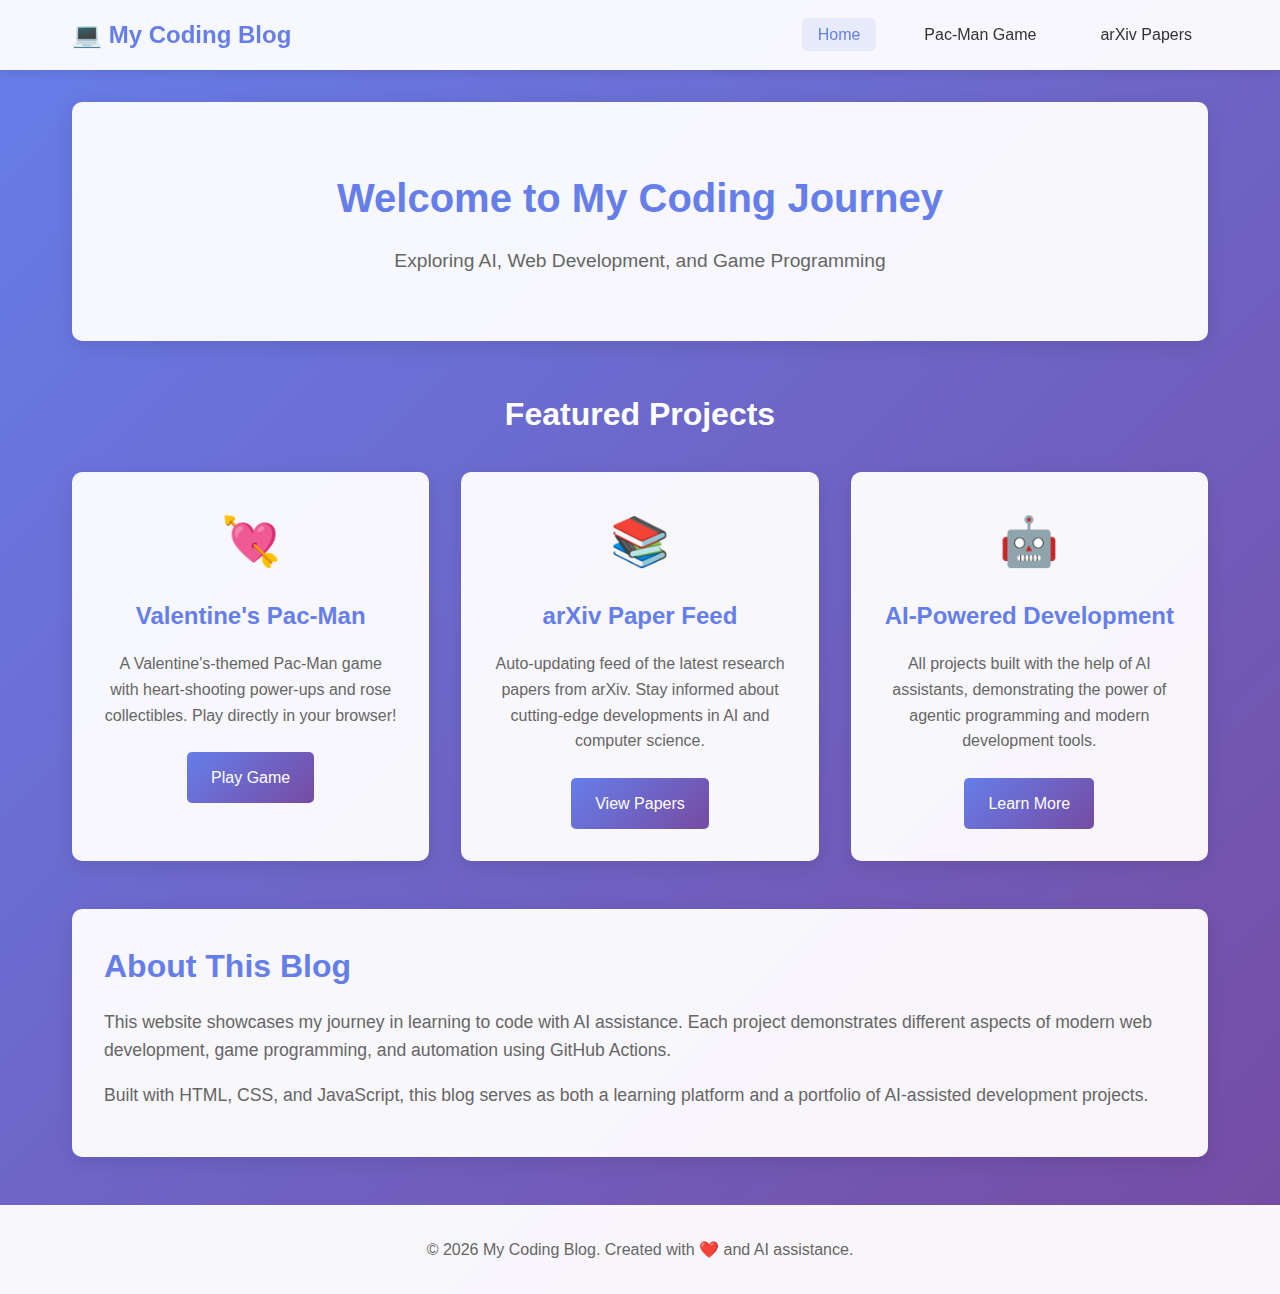
<file: index.html>
<!DOCTYPE html>
<html lang="en">
<head>
    <meta charset="UTF-8">
    <meta name="viewport" content="width=device-width, initial-scale=1.0">
    <title>My Coding Blog - Home</title>
    <link rel="stylesheet" href="styles.css">
</head>
<body>
    <header>
        <nav>
            <div class="logo">
                <h1>💻 My Coding Blog</h1>
            </div>
            <ul class="nav-links">
                <li><a href="index.html" class="active">Home</a></li>
                <li><a href="pacman.html">Pac-Man Game</a></li>
                <li><a href="arxiv.html">arXiv Papers</a></li>
            </ul>
        </nav>
    </header>

    <main>
        <section class="hero">
            <h2>Welcome to My Coding Journey</h2>
            <p>Exploring AI, Web Development, and Game Programming</p>
        </section>

        <section class="projects">
            <h3>Featured Projects</h3>
            <div class="project-grid">
                <div class="project-card">
                    <div class="card-icon">💘</div>
                    <h4>Valentine's Pac-Man</h4>
                    <p>A Valentine's-themed Pac-Man game with heart-shooting power-ups and rose collectibles. Play directly in your browser!</p>
                    <a href="pacman.html" class="btn">Play Game</a>
                </div>

                <div class="project-card">
                    <div class="card-icon">📚</div>
                    <h4>arXiv Paper Feed</h4>
                    <p>Auto-updating feed of the latest research papers from arXiv. Stay informed about cutting-edge developments in AI and computer science.</p>
                    <a href="arxiv.html" class="btn">View Papers</a>
                </div>

                <div class="project-card">
                    <div class="card-icon">🤖</div>
                    <h4>AI-Powered Development</h4>
                    <p>All projects built with the help of AI assistants, demonstrating the power of agentic programming and modern development tools.</p>
                    <a href="#about" class="btn">Learn More</a>
                </div>
            </div>
        </section>

        <section id="about" class="about">
            <h3>About This Blog</h3>
            <p>This website showcases my journey in learning to code with AI assistance. Each project demonstrates different aspects of modern web development, game programming, and automation using GitHub Actions.</p>
            <p>Built with HTML, CSS, and JavaScript, this blog serves as both a learning platform and a portfolio of AI-assisted development projects.</p>
        </section>
    </main>

    <footer>
        <p>&copy; 2026 My Coding Blog. Created with ❤️ and AI assistance.</p>
    </footer>
</body>
</html>
</file>
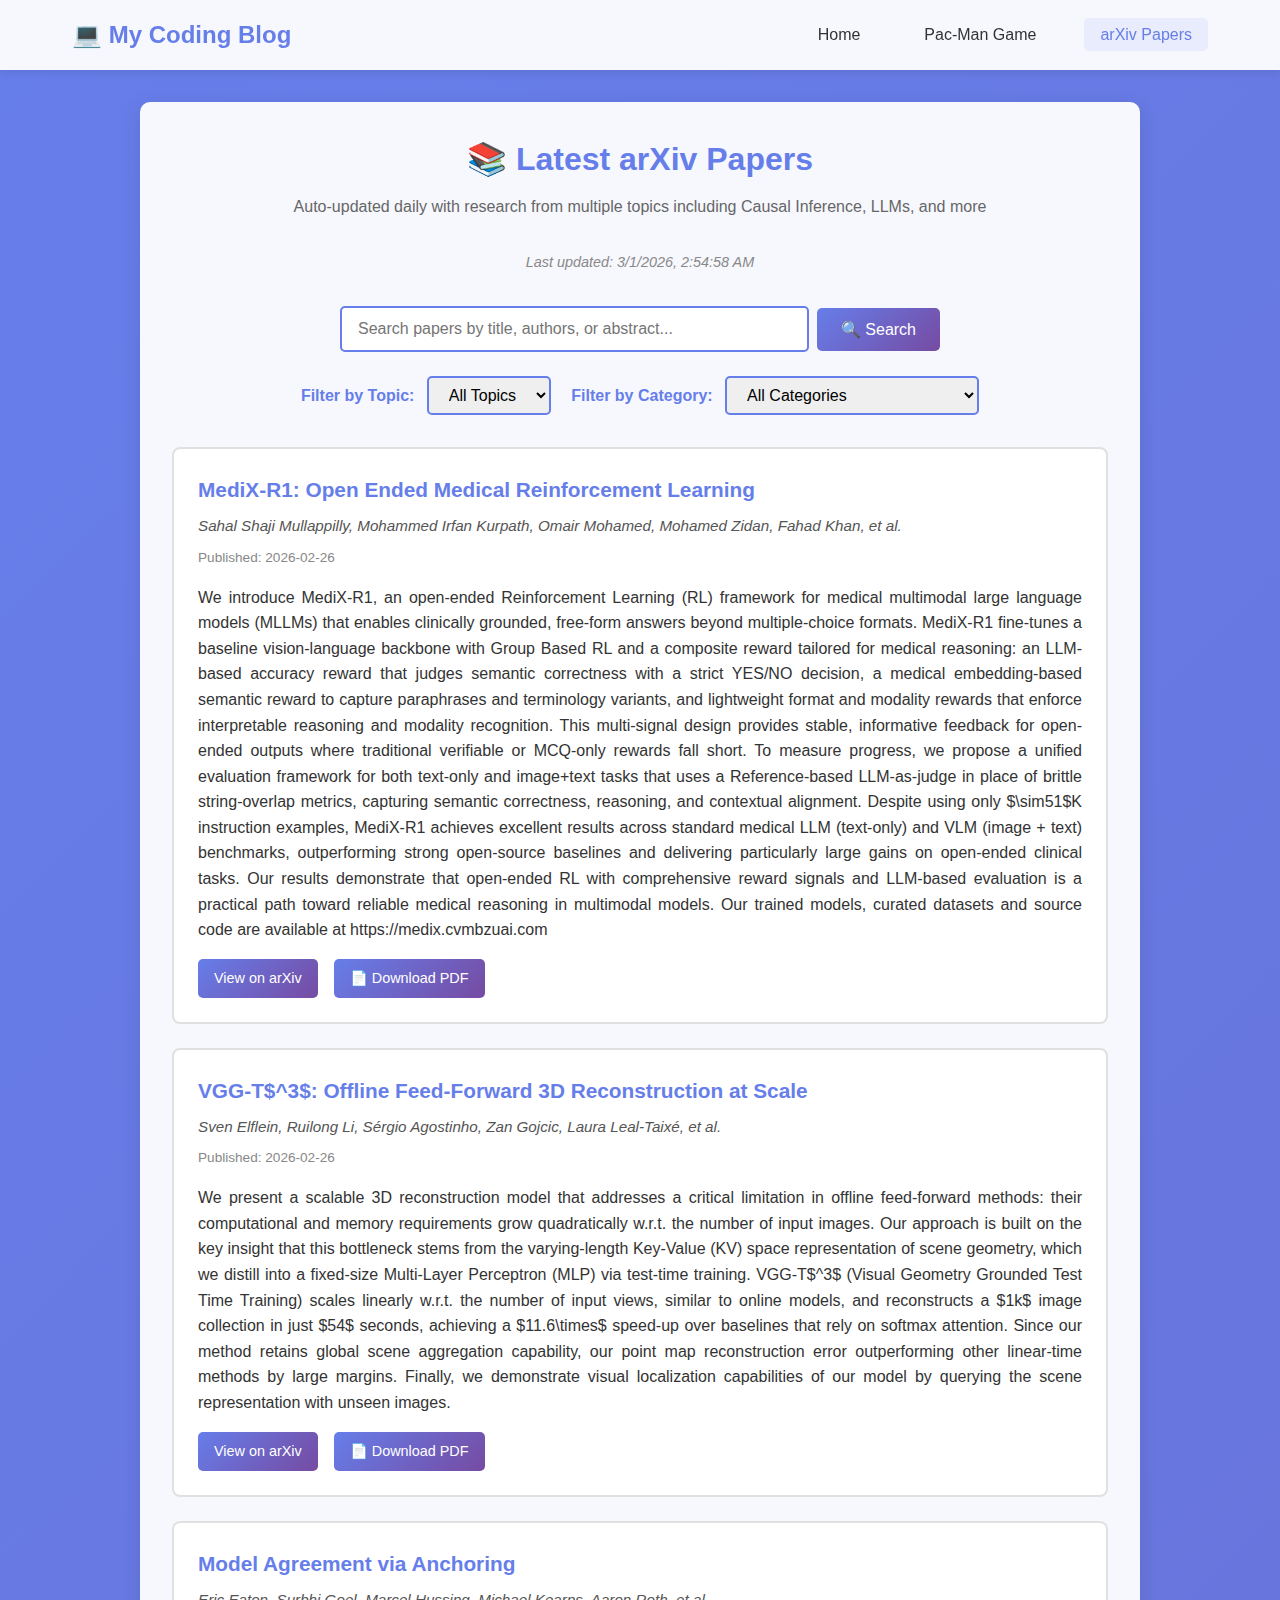
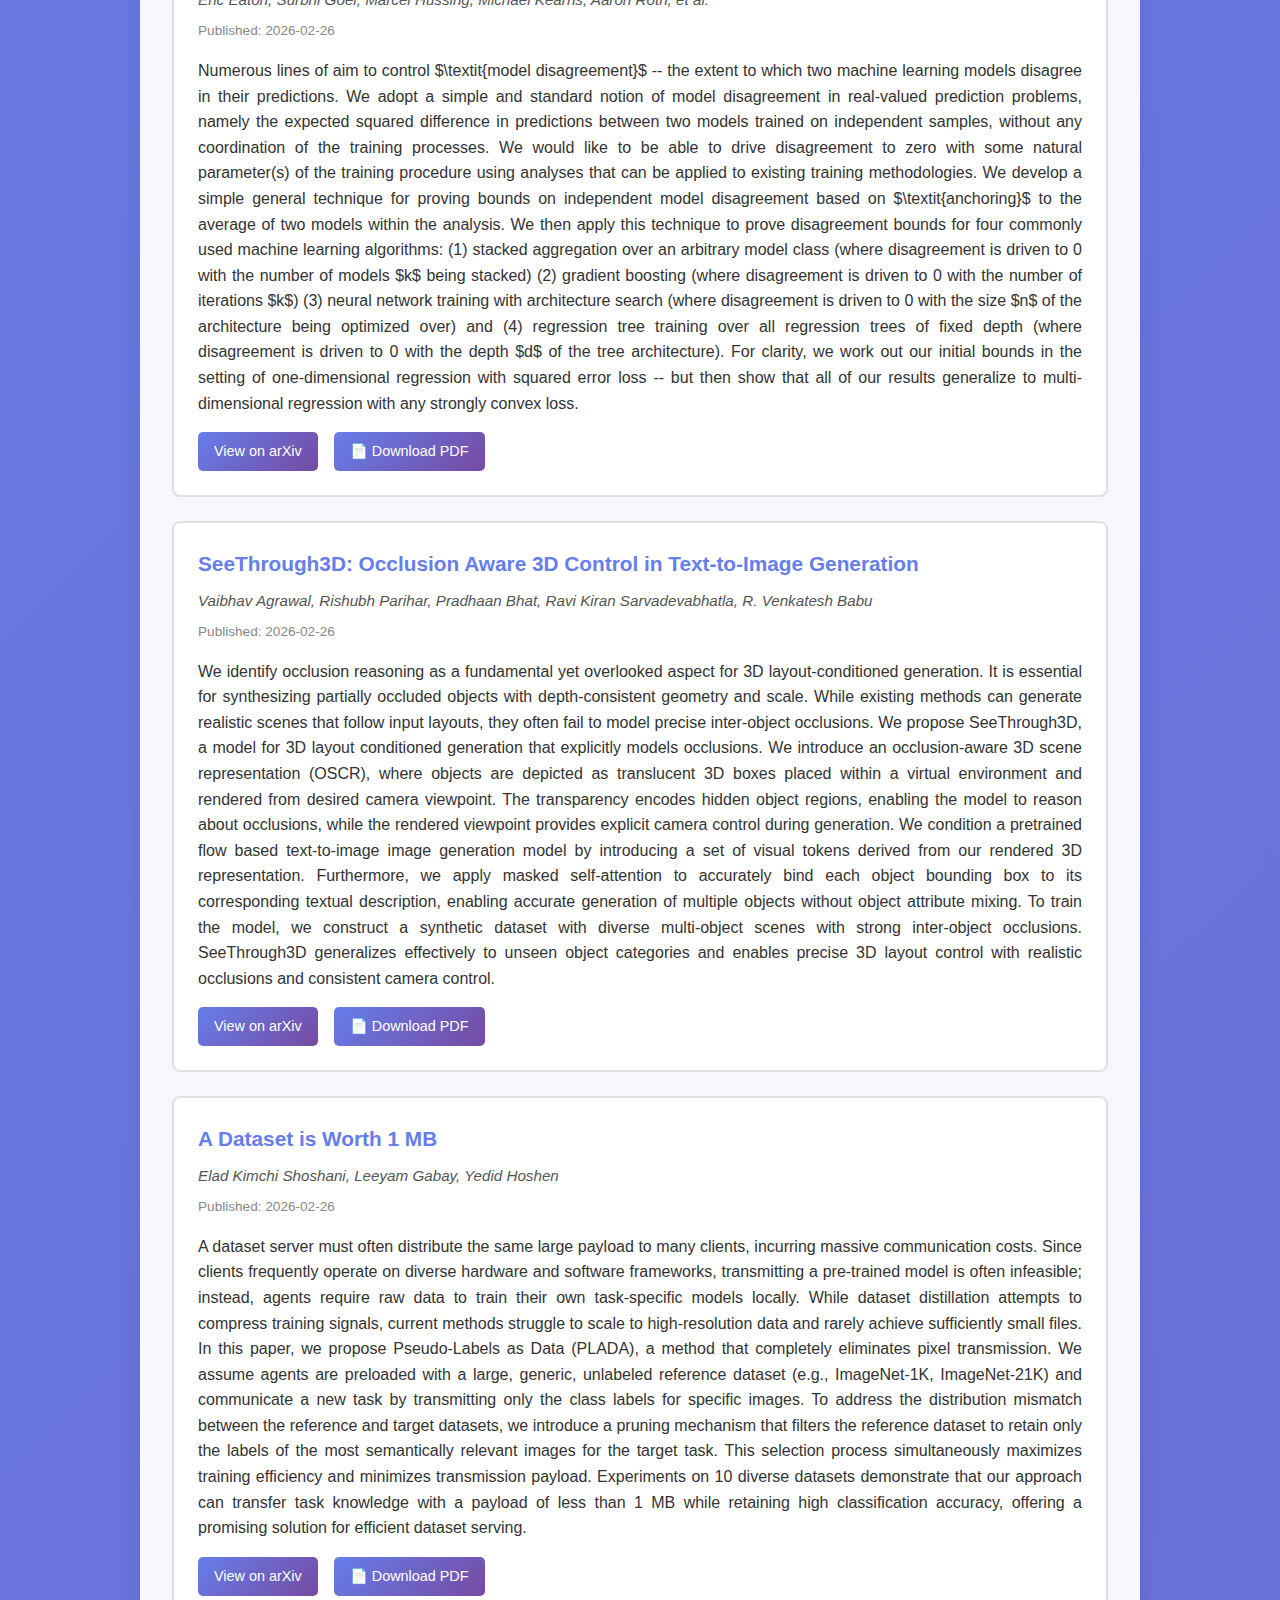
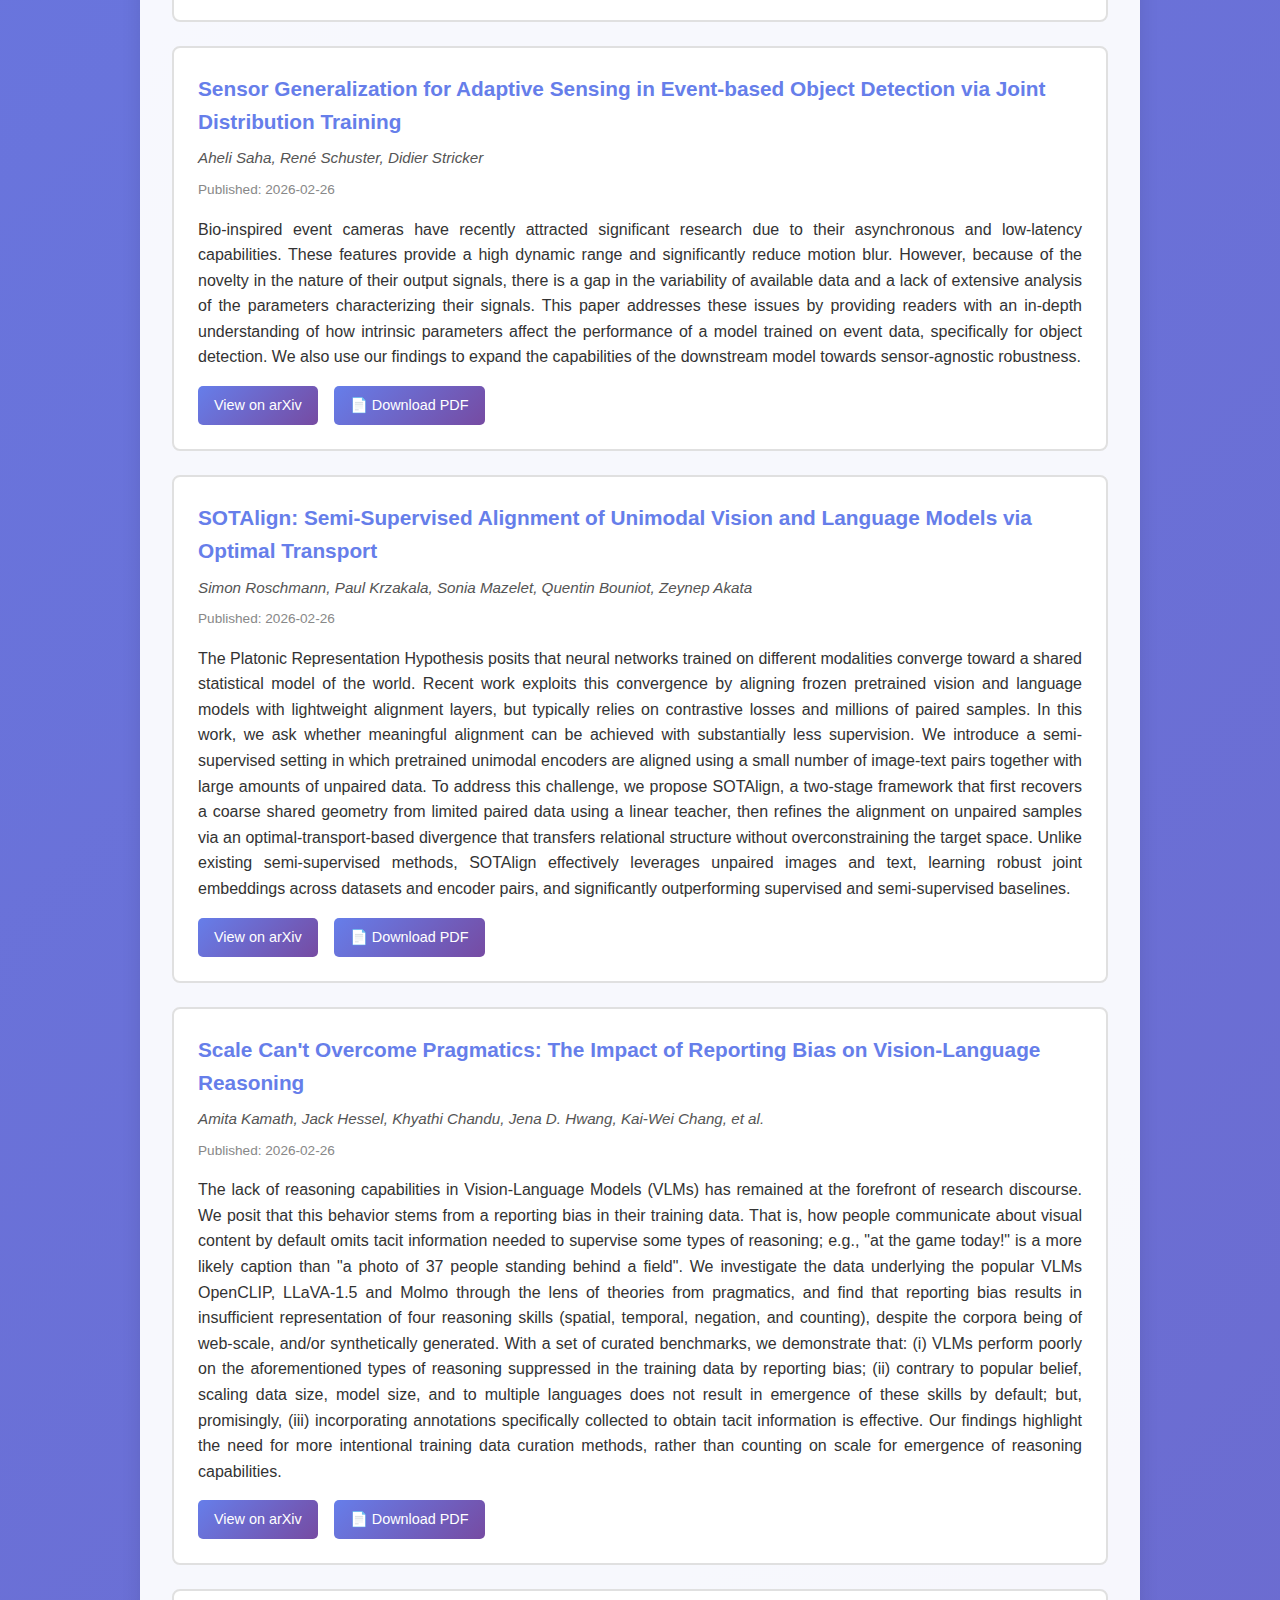
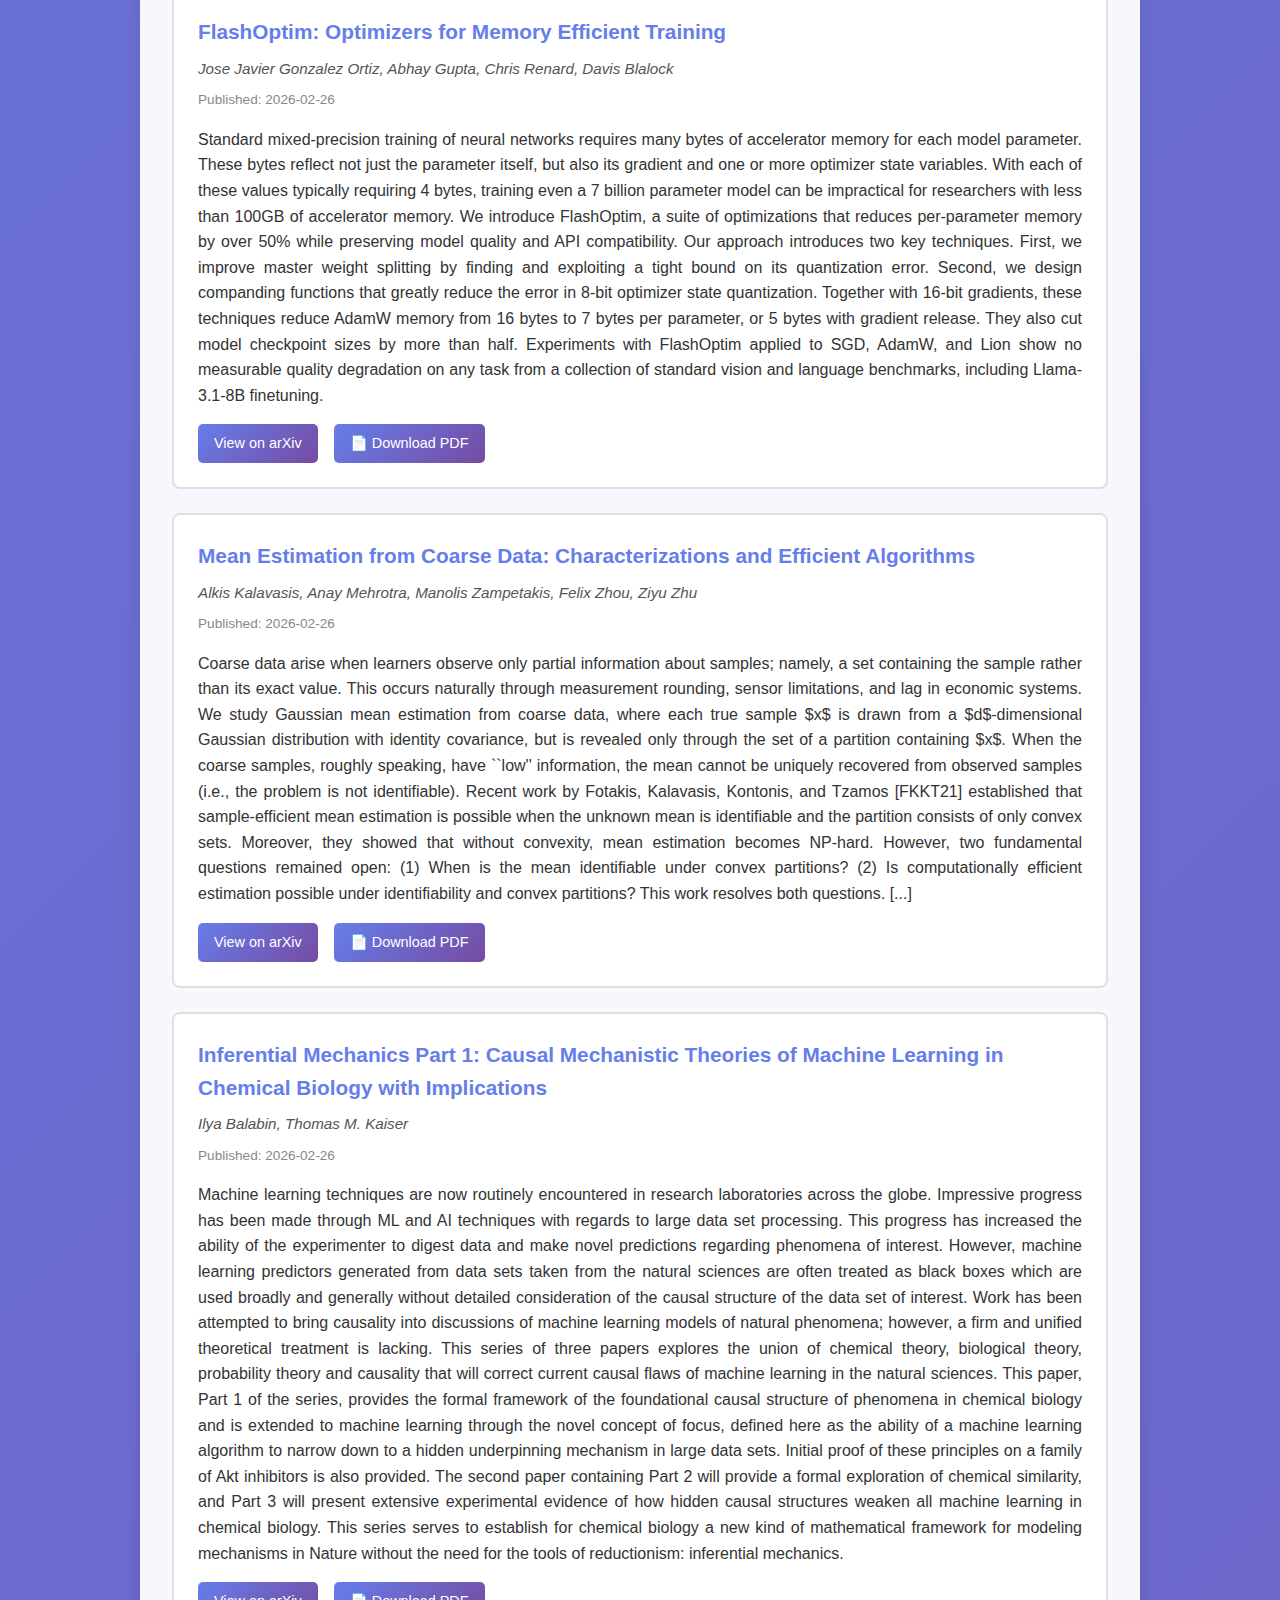
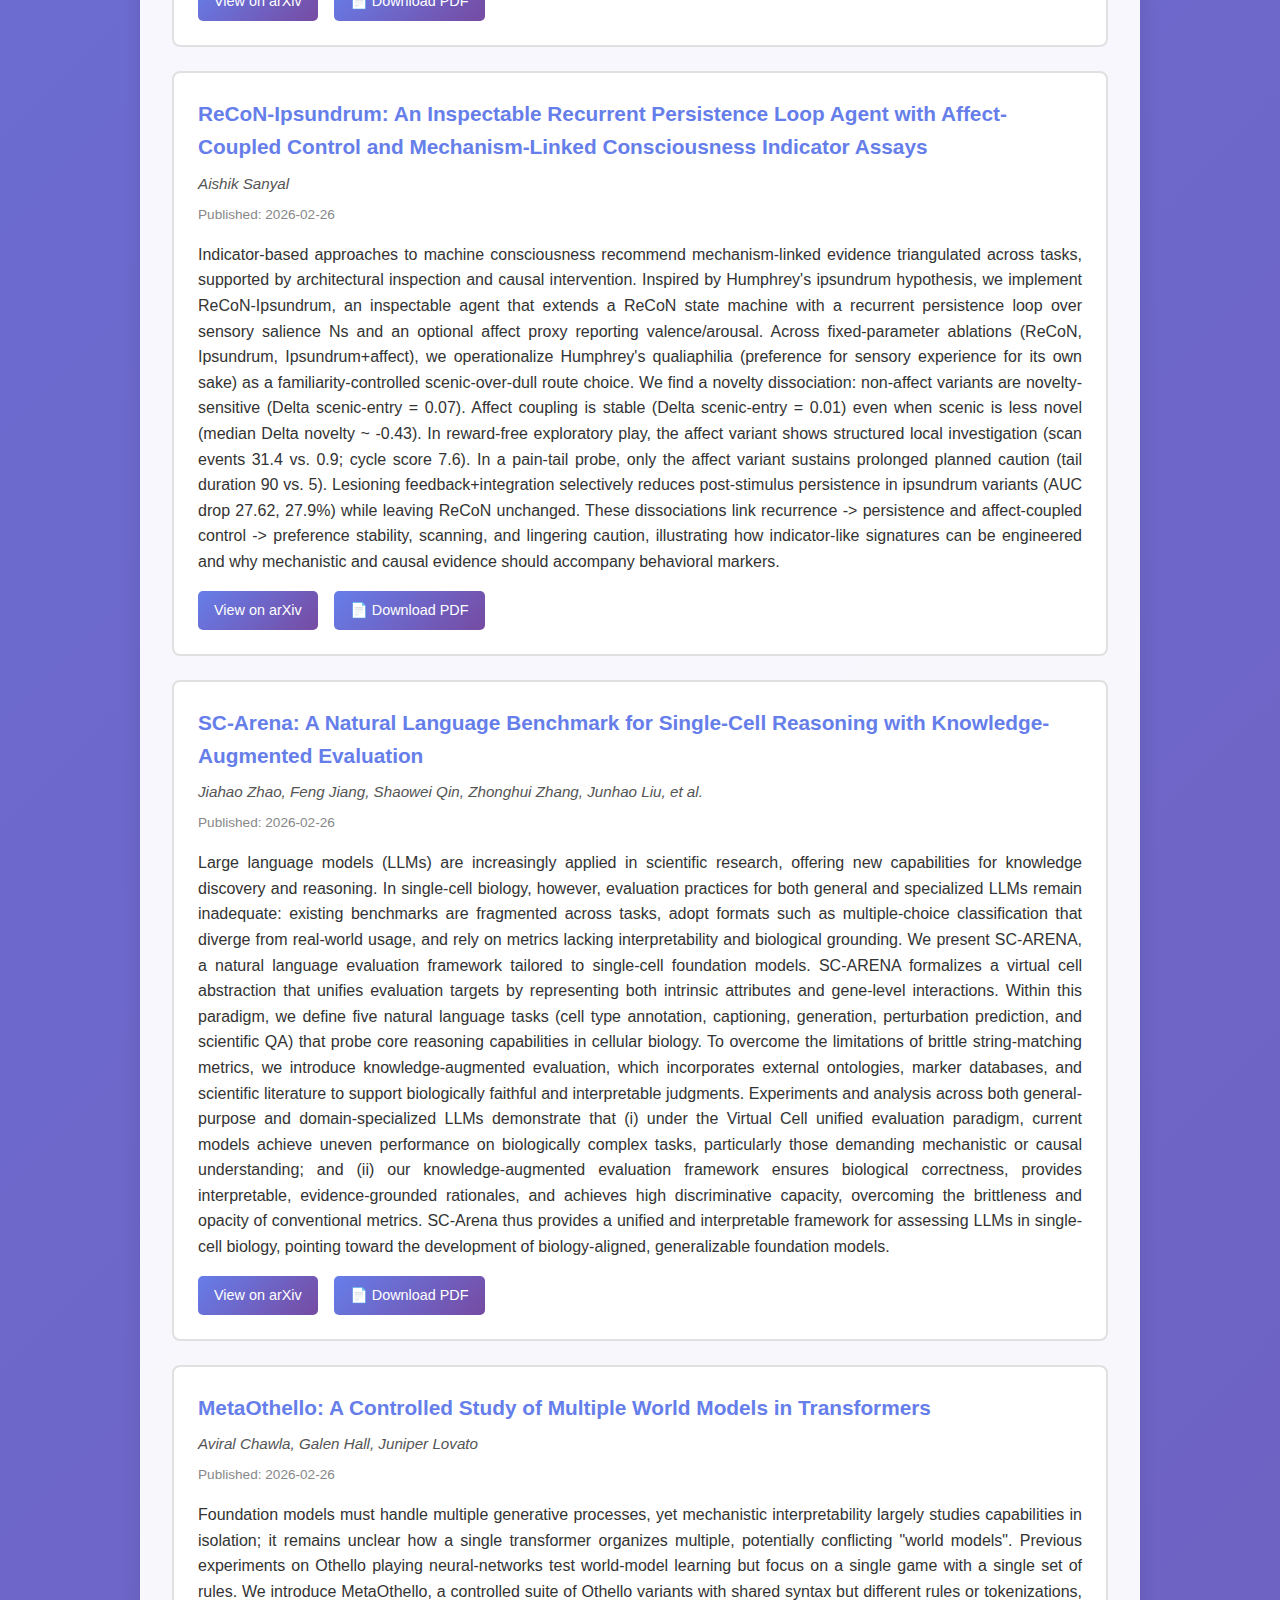
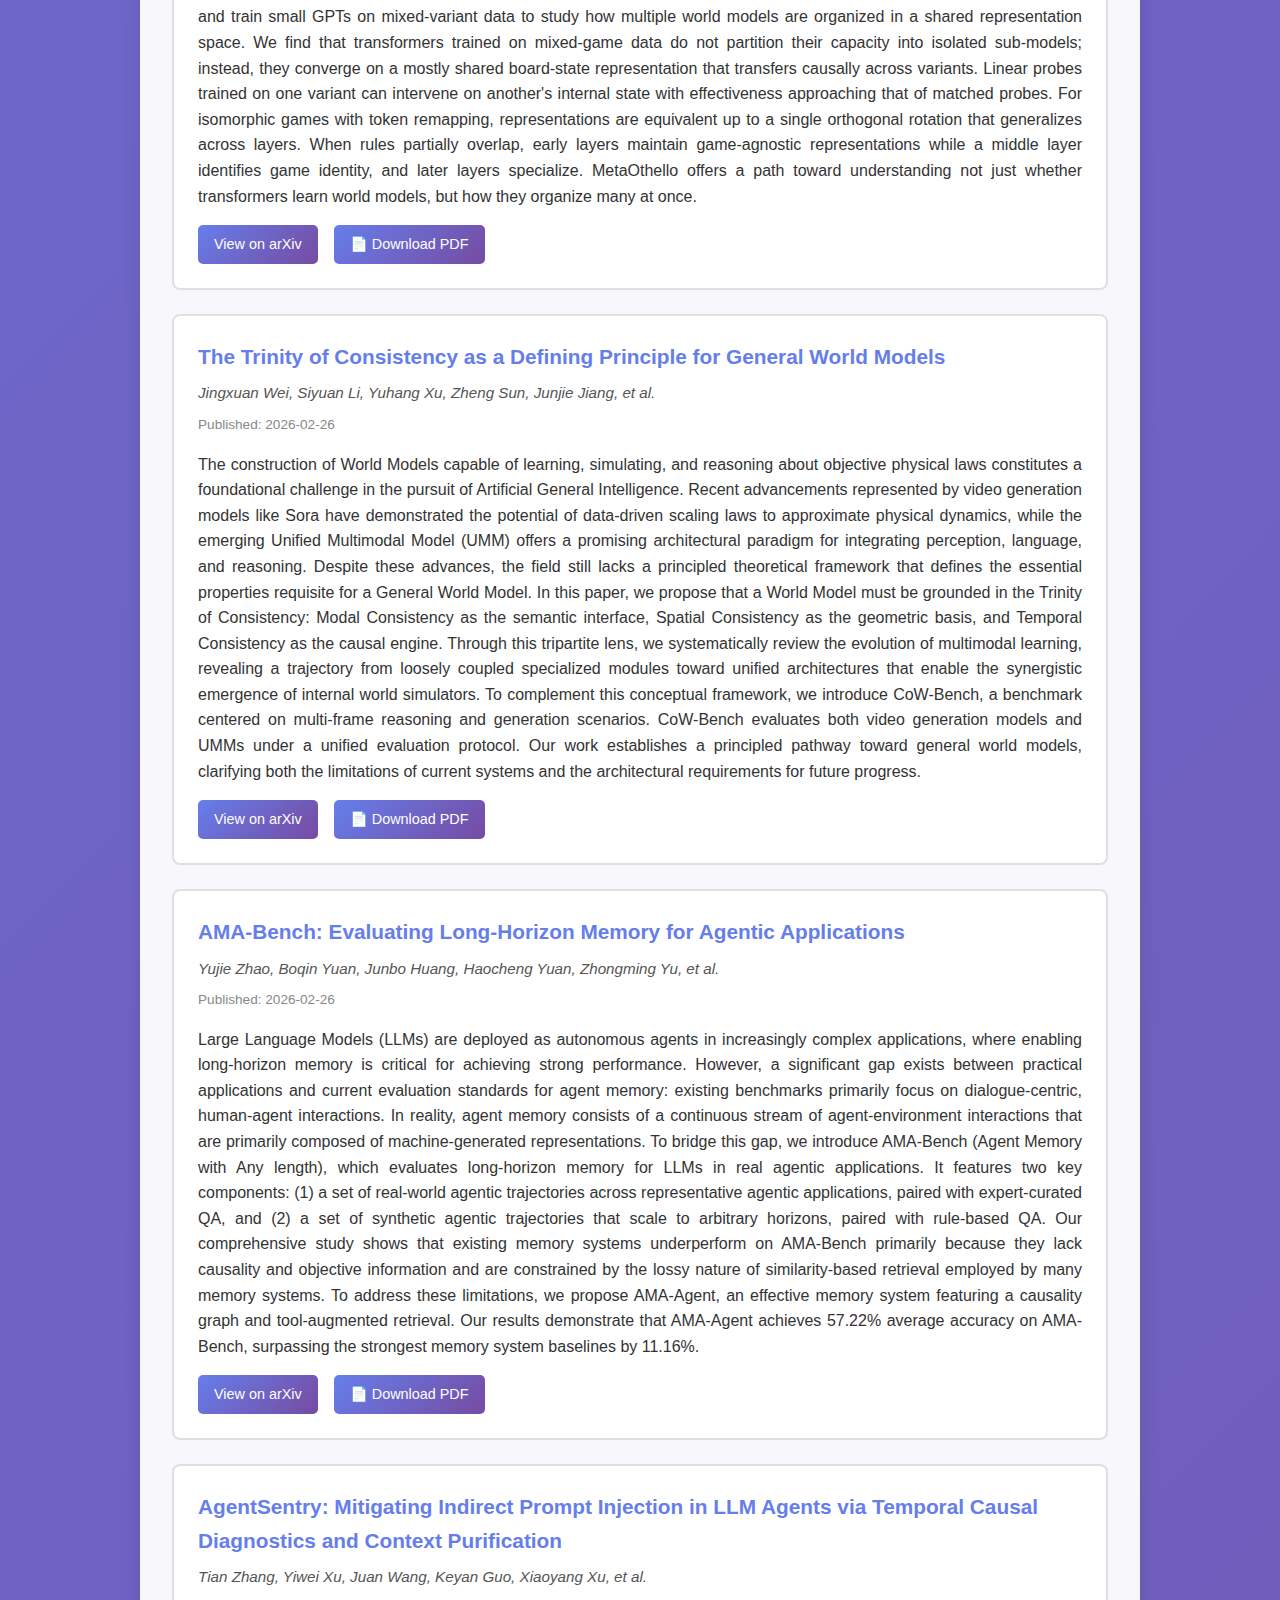
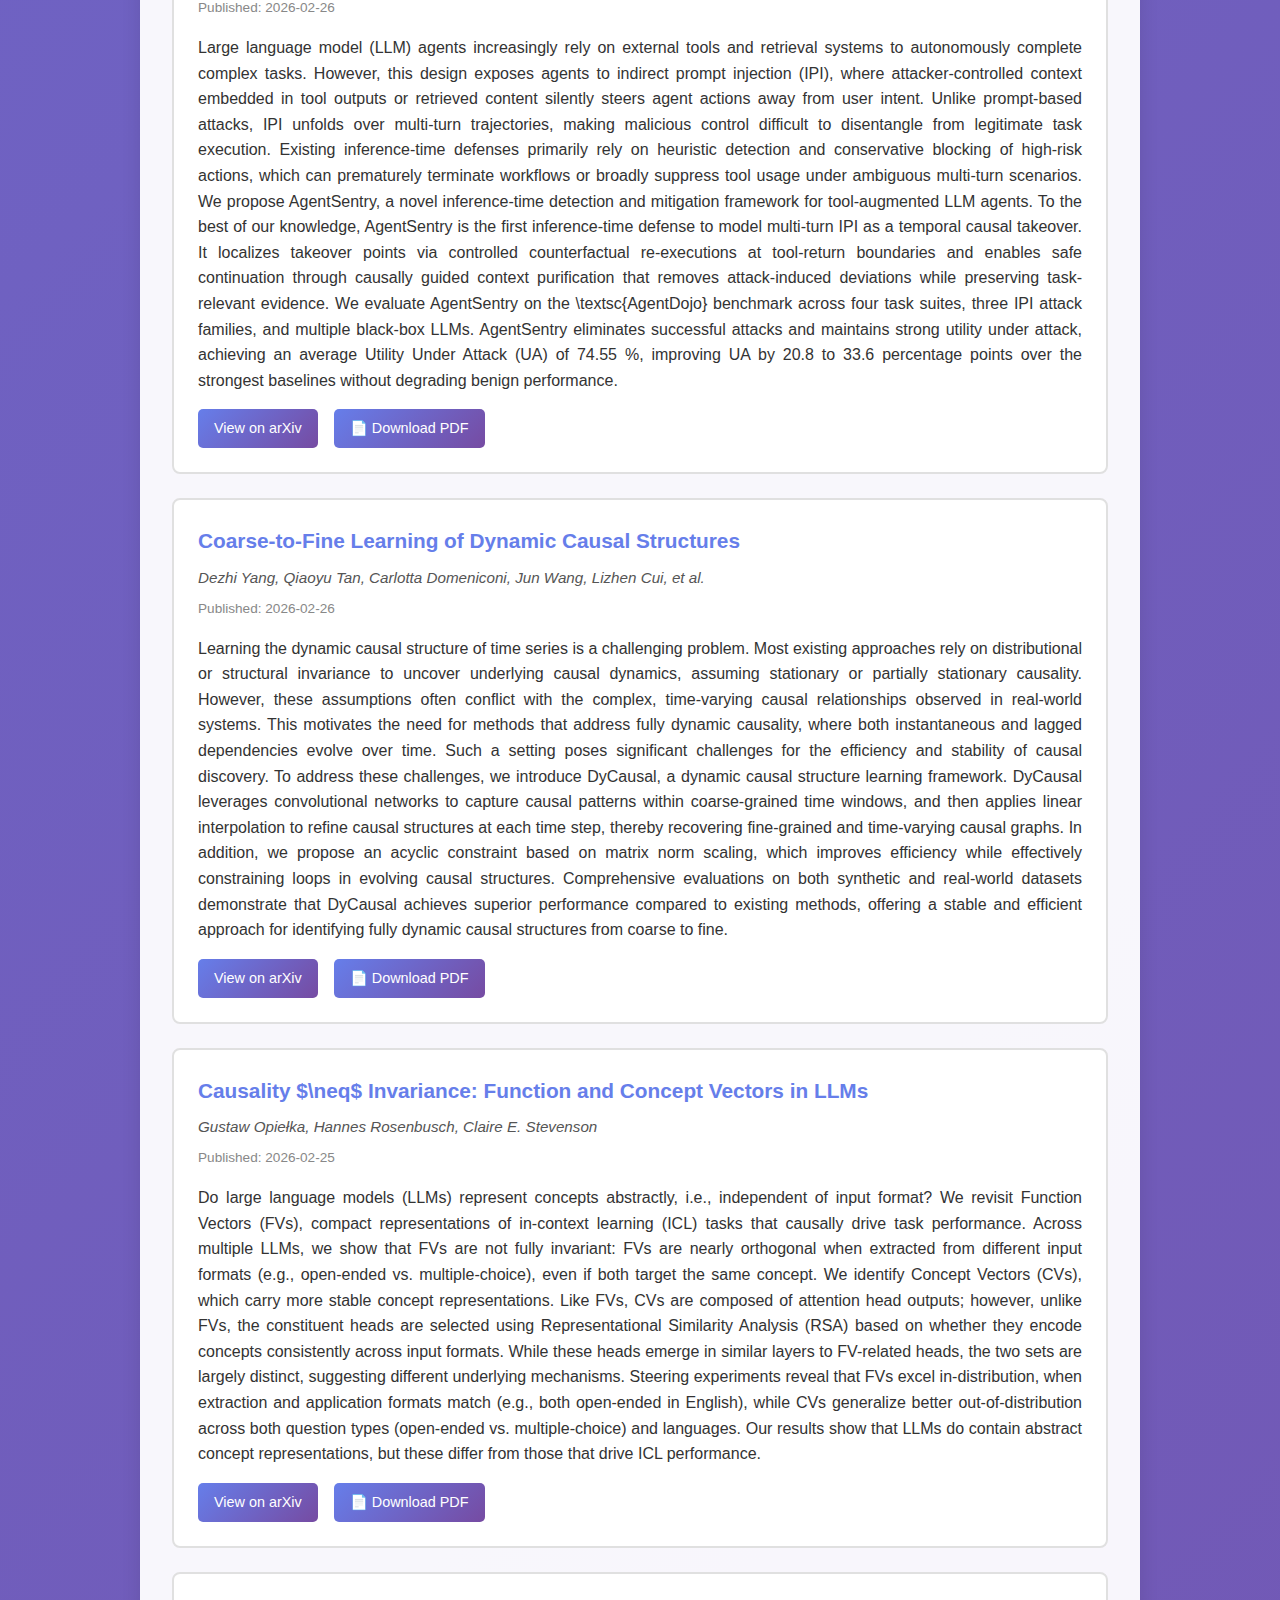
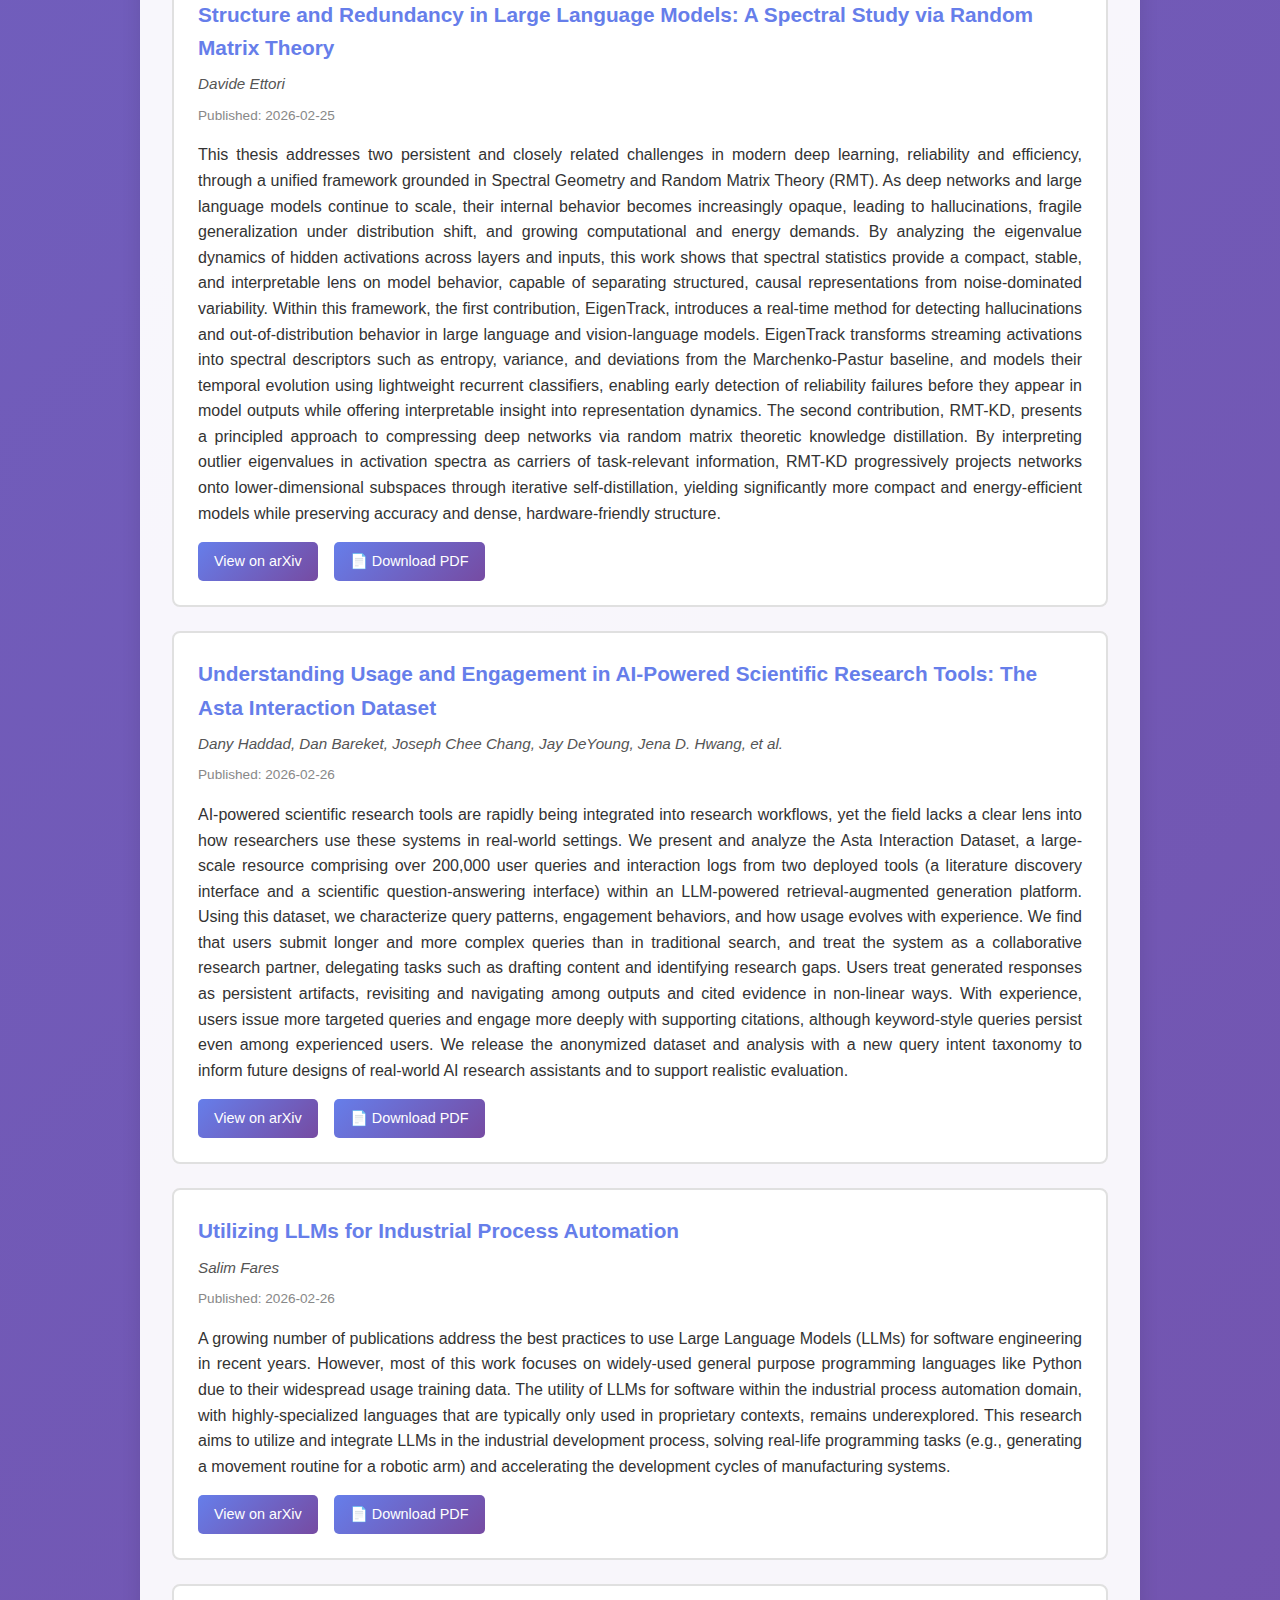
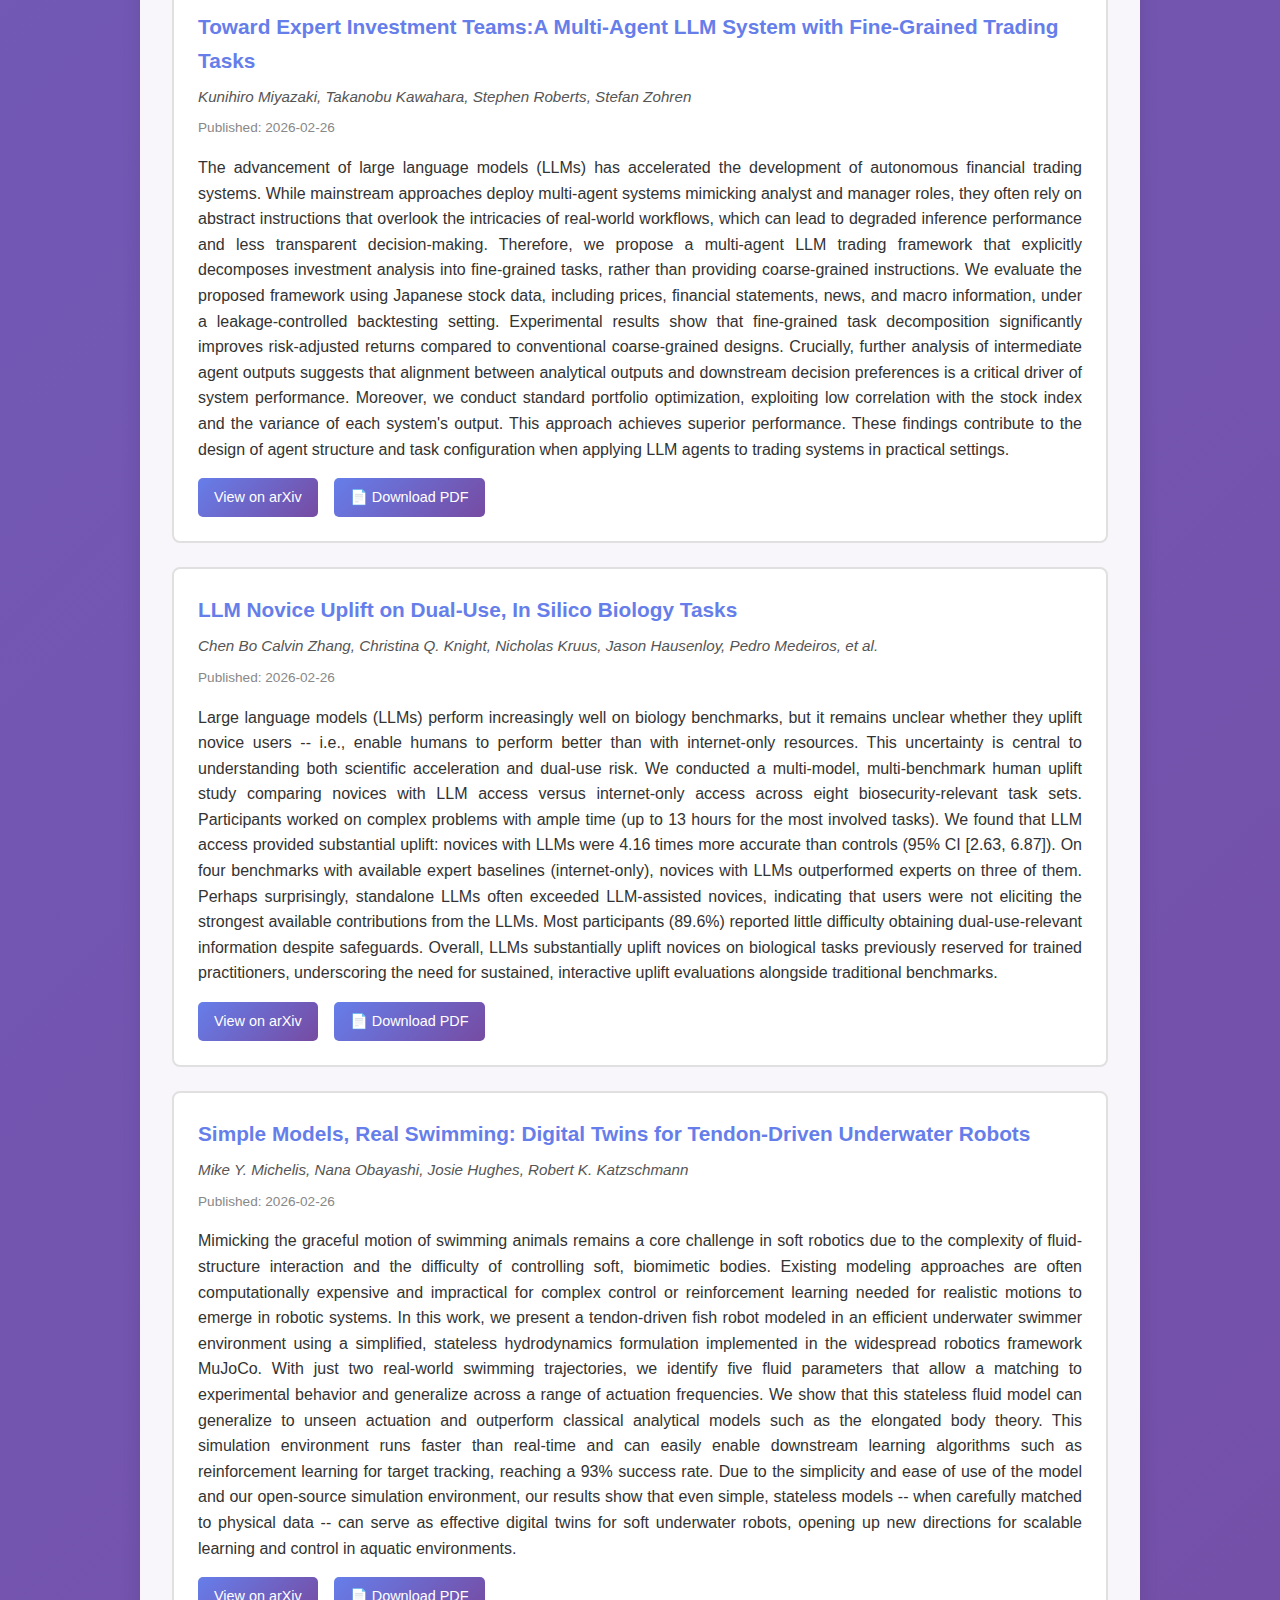
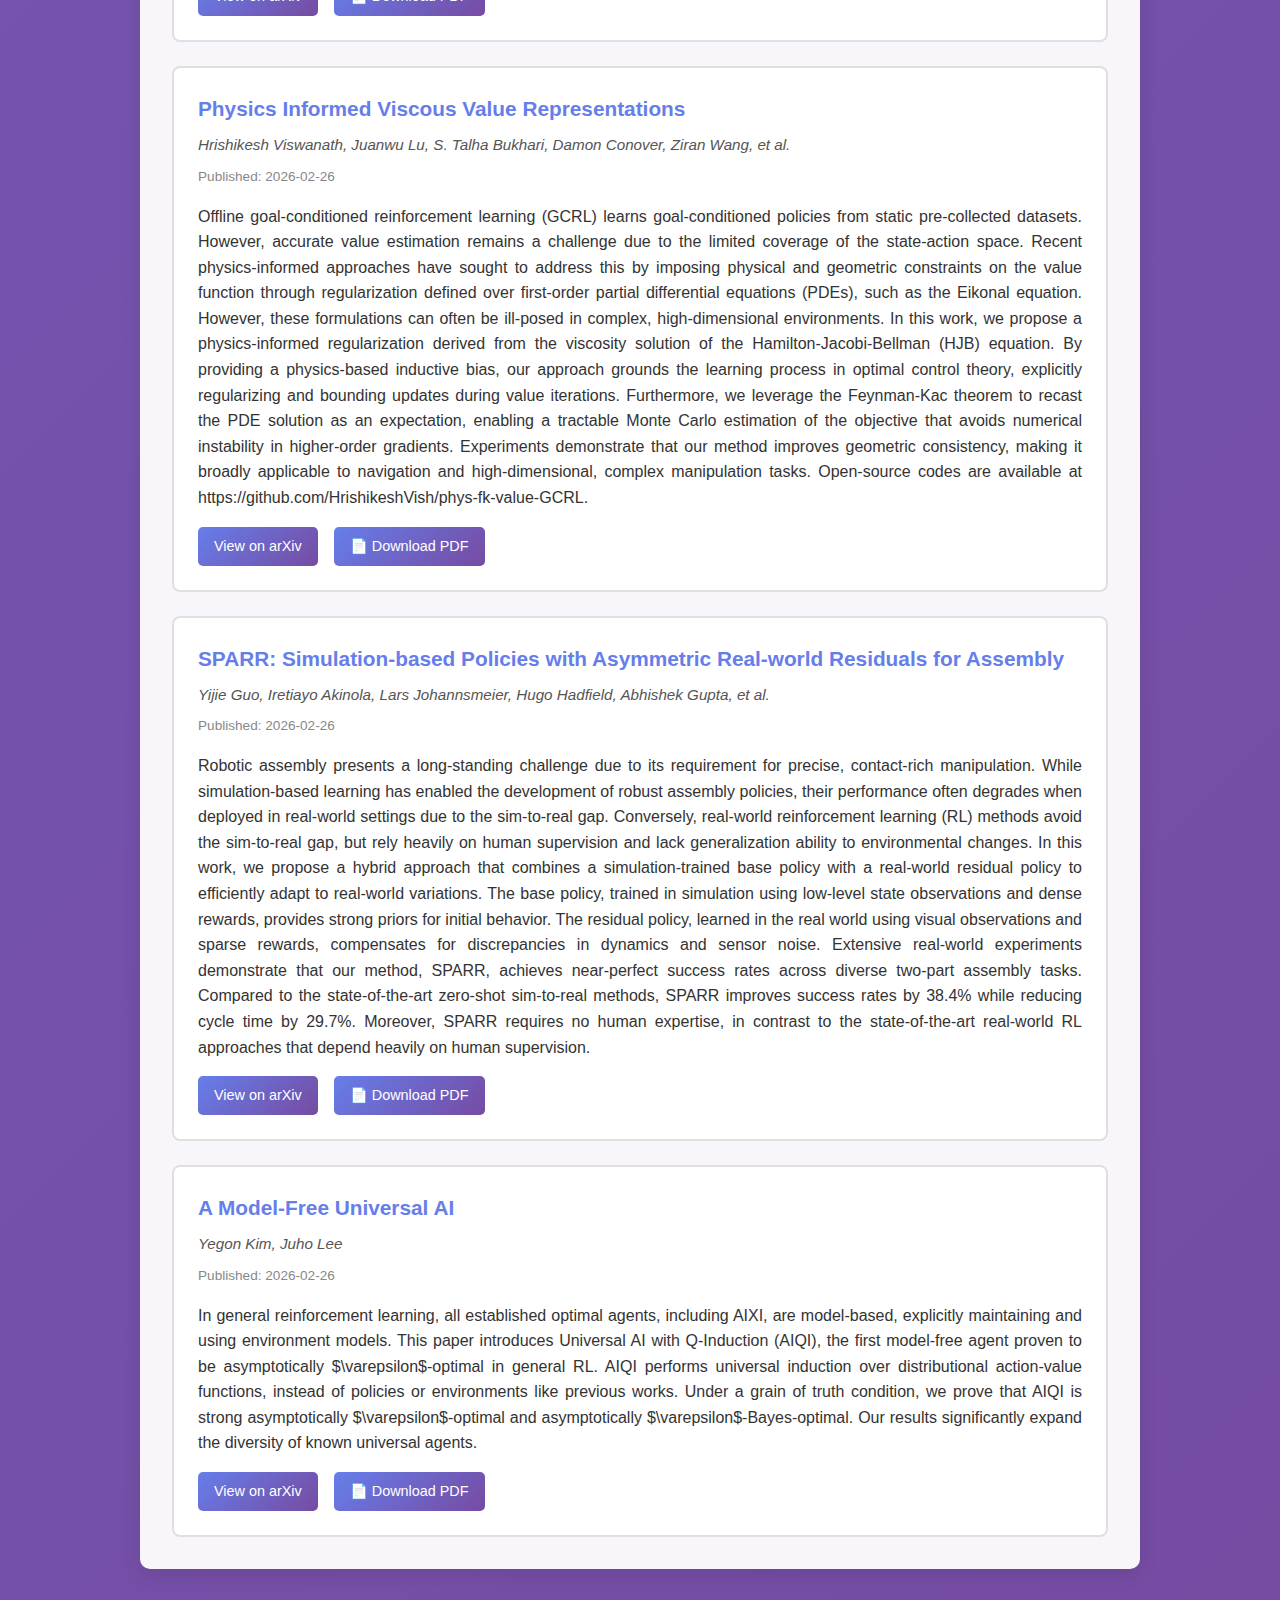
<file: arxiv.html>
<!DOCTYPE html>
<html lang="en">
<head>
    <meta charset="UTF-8">
    <meta name="viewport" content="width=device-width, initial-scale=1.0">
    <title>arXiv Paper Feed 📚</title>
    <link rel="stylesheet" href="styles.css">
    <style>
        .arxiv-container {
            background: rgba(255, 255, 255, 0.95);
            padding: 2rem;
            border-radius: 10px;
            box-shadow: 0 5px 20px rgba(0, 0, 0, 0.1);
            max-width: 1000px;
            margin: 2rem auto;
        }

        .arxiv-header {
            text-align: center;
            margin-bottom: 2rem;
        }

        .arxiv-header h2 {
            color: #667eea;
            font-size: 2rem;
            margin-bottom: 0.5rem;
        }

        .arxiv-header p {
            color: #666;
            font-size: 1rem;
        }

        .last-updated {
            text-align: center;
            color: #888;
            font-size: 0.9rem;
            margin-bottom: 2rem;
            font-style: italic;
        }

        .paper-list {
            display: flex;
            flex-direction: column;
            gap: 1.5rem;
        }

        .paper-card {
            background: white;
            border: 2px solid #e0e0e0;
            border-radius: 8px;
            padding: 1.5rem;
            transition: transform 0.2s ease, box-shadow 0.2s ease;
        }

        .paper-card:hover {
            transform: translateY(-3px);
            box-shadow: 0 5px 15px rgba(102, 126, 234, 0.3);
            border-color: #667eea;
        }

        .paper-title {
            color: #667eea;
            font-size: 1.3rem;
            font-weight: bold;
            margin-bottom: 0.5rem;
        }

        .paper-title a {
            color: #667eea;
            text-decoration: none;
        }

        .paper-title a:hover {
            text-decoration: underline;
        }

        .paper-authors {
            color: #555;
            font-size: 0.95rem;
            margin-bottom: 0.5rem;
            font-style: italic;
        }

        .paper-date {
            color: #888;
            font-size: 0.85rem;
            margin-bottom: 1rem;
        }

        .paper-abstract {
            color: #333;
            line-height: 1.6;
            margin-bottom: 1rem;
            text-align: justify;
        }

        .paper-links {
            display: flex;
            gap: 1rem;
            flex-wrap: wrap;
        }

        .paper-link {
            display: inline-block;
            padding: 0.5rem 1rem;
            background: linear-gradient(135deg, #667eea 0%, #764ba2 100%);
            color: white;
            text-decoration: none;
            border-radius: 5px;
            font-size: 0.9rem;
            transition: transform 0.2s ease;
        }

        .paper-link:hover {
            transform: scale(1.05);
        }

        .loading {
            text-align: center;
            color: #667eea;
            font-size: 1.2rem;
            padding: 3rem;
        }

        .error {
            text-align: center;
            color: #e74c3c;
            font-size: 1.1rem;
            padding: 2rem;
            background: #ffe6e6;
            border-radius: 5px;
        }

        .filter-section {
            margin-bottom: 2rem;
            text-align: center;
        }

        .filter-section label {
            color: #667eea;
            font-weight: bold;
            margin-right: 0.5rem;
        }

        .filter-section select {
            padding: 0.5rem 1rem;
            border: 2px solid #667eea;
            border-radius: 5px;
            font-size: 1rem;
            cursor: pointer;
        }

        .search-section {
            margin-bottom: 1.5rem;
            text-align: center;
        }

        .search-box {
            display: inline-flex;
            align-items: center;
            gap: 0.5rem;
            max-width: 600px;
            width: 100%;
        }

        .search-box input {
            flex: 1;
            padding: 0.75rem 1rem;
            border: 2px solid #667eea;
            border-radius: 5px;
            font-size: 1rem;
            outline: none;
            transition: border-color 0.3s ease;
        }

        .search-box input:focus {
            border-color: #764ba2;
            box-shadow: 0 0 5px rgba(102, 126, 234, 0.3);
        }

        .search-box button {
            padding: 0.75rem 1.5rem;
            background: linear-gradient(135deg, #667eea 0%, #764ba2 100%);
            color: white;
            border: none;
            border-radius: 5px;
            font-size: 1rem;
            cursor: pointer;
            transition: transform 0.2s ease;
        }

        .search-box button:hover {
            transform: scale(1.05);
        }

        .search-info {
            color: #666;
            font-size: 0.9rem;
            margin-top: 0.5rem;
        }

        .clear-search {
            display: inline-block;
            margin-top: 0.5rem;
            color: #667eea;
            cursor: pointer;
            text-decoration: underline;
            font-size: 0.9rem;
        }

        .clear-search:hover {
            color: #764ba2;
        }

        mark {
            background-color: #ffeb3b;
            padding: 2px 4px;
            border-radius: 2px;
            font-weight: bold;
        }
    </style>
</head>
<body>
    <header>
        <nav>
            <div class="logo">
                <h1>💻 My Coding Blog</h1>
            </div>
            <ul class="nav-links">
                <li><a href="index.html">Home</a></li>
                <li><a href="pacman.html">Pac-Man Game</a></li>
                <li><a href="arxiv.html" class="active">arXiv Papers</a></li>
            </ul>
        </nav>
    </header>

    <main>
        <div class="arxiv-container">
            <div class="arxiv-header">
                <h2>📚 Latest arXiv Papers</h2>
                <p>Auto-updated daily with research from multiple topics including Causal Inference, LLMs, and more</p>
            </div>

            <div class="last-updated" id="lastUpdated">
                Loading...
            </div>

            <div class="search-section">
                <div class="search-box">
                    <input 
                        type="text" 
                        id="searchInput" 
                        placeholder="Search papers by title, authors, or abstract..." 
                        onkeyup="handleSearchInput(event)"
                    >
                    <button onclick="searchPapers()">🔍 Search</button>
                </div>
                <div class="search-info" id="searchInfo"></div>
            </div>

            <div class="filter-section">
                <label for="topicFilter">Filter by Topic:</label>
                <select id="topicFilter" onchange="filterPapers()">
                    <option value="all">All Topics</option>
                </select>
                
                <label for="categoryFilter" style="margin-left: 1rem;">Filter by Category:</label>
                <select id="categoryFilter" onchange="filterPapers()">
                    <option value="all">All Categories</option>
                    <option value="cs.AI">Artificial Intelligence</option>
                    <option value="cs.LG">Machine Learning</option>
                    <option value="cs.CV">Computer Vision</option>
                    <option value="cs.CL">Computation and Language</option>
                    <option value="stat.ML">Statistics - ML</option>
                </select>
            </div>

            <div id="paperList" class="paper-list">
                <div class="loading">Loading papers...</div>
            </div>
        </div>
    </main>

    <footer>
        <p>&copy; 2026 My Coding Blog. Created with ❤️ and AI assistance.</p>
    </footer>

    <script src="arxiv.js"></script>
</body>
</html>
</file>
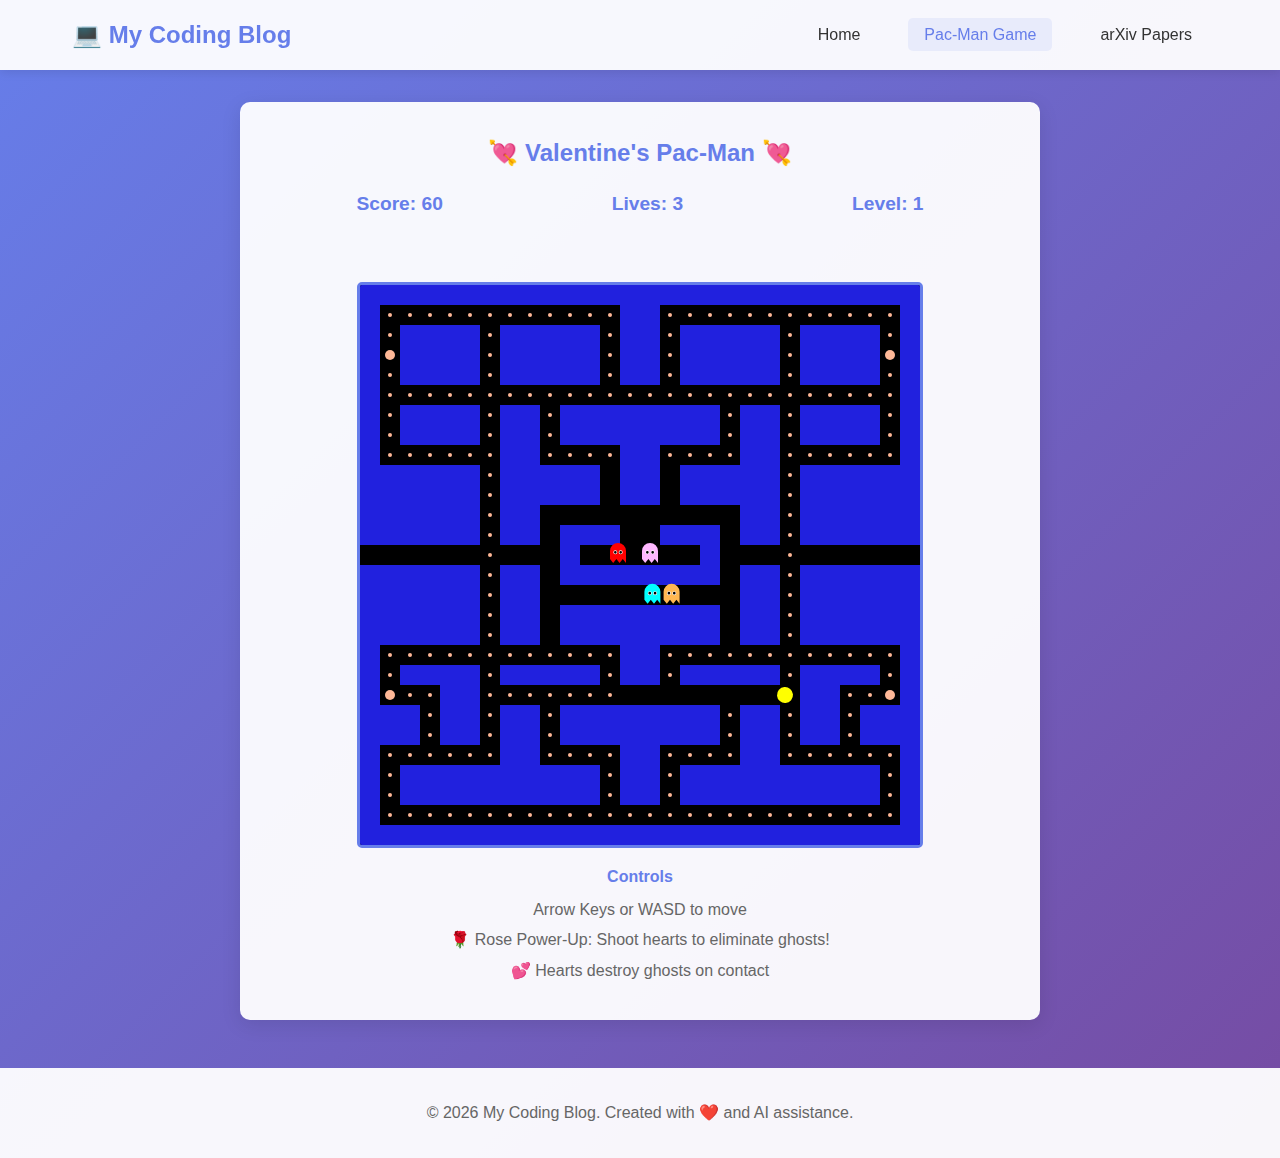
<file: pacman.html>
<!DOCTYPE html>
<html lang="en">
<head>
    <meta charset="UTF-8">
    <meta name="viewport" content="width=device-width, initial-scale=1.0">
    <title>Valentine's Pac-Man Game 💘</title>
    <link rel="stylesheet" href="styles.css">
    <style>
        .game-container {
            background: rgba(255, 255, 255, 0.95);
            padding: 2rem;
            border-radius: 10px;
            box-shadow: 0 5px 20px rgba(0, 0, 0, 0.1);
            max-width: 800px;
            margin: 2rem auto;
        }

        #gameCanvas {
            border: 3px solid #667eea;
            display: block;
            margin: 1rem auto;
            background: #000;
            border-radius: 5px;
        }

        .game-info {
            display: flex;
            justify-content: space-around;
            margin-bottom: 1rem;
            font-size: 1.2rem;
            font-weight: bold;
            color: #667eea;
        }

        .controls {
            text-align: center;
            margin-top: 1rem;
            color: #666;
        }

        .controls h4 {
            color: #667eea;
            margin-bottom: 0.5rem;
        }

        .controls p {
            margin: 0.3rem 0;
        }

        .game-over {
            text-align: center;
            color: #e74c3c;
            font-size: 1.5rem;
            font-weight: bold;
            margin-top: 1rem;
            display: none;
        }

        .power-up-indicator {
            text-align: center;
            color: #e91e63;
            font-size: 1.1rem;
            font-weight: bold;
            margin-top: 0.5rem;
            min-height: 30px;
        }

        button {
            background: linear-gradient(135deg, #667eea 0%, #764ba2 100%);
            color: white;
            border: none;
            padding: 0.8rem 2rem;
            font-size: 1rem;
            border-radius: 5px;
            cursor: pointer;
            margin: 0.5rem;
            transition: transform 0.2s ease;
        }

        button:hover {
            transform: scale(1.05);
        }
    </style>
</head>
<body>
    <header>
        <nav>
            <div class="logo">
                <h1>💻 My Coding Blog</h1>
            </div>
            <ul class="nav-links">
                <li><a href="index.html">Home</a></li>
                <li><a href="pacman.html" class="active">Pac-Man Game</a></li>
                <li><a href="arxiv.html">arXiv Papers</a></li>
            </ul>
        </nav>
    </header>

    <main>
        <div class="game-container">
            <h2 style="text-align: center; color: #667eea; margin-bottom: 1rem;">💘 Valentine's Pac-Man 💘</h2>
            
            <div class="game-info">
                <div>Score: <span id="score">0</span></div>
                <div>Lives: <span id="lives">3</span></div>
                <div>Level: <span id="level">1</span></div>
            </div>

            <div class="power-up-indicator" id="powerUpIndicator"></div>

            <canvas id="gameCanvas" width="560" height="560"></canvas>

            <div class="game-over" id="gameOver">
                <p>Game Over!</p>
                <button onclick="restartGame()">Play Again</button>
            </div>

            <div class="controls">
                <h4>Controls</h4>
                <p>Arrow Keys or WASD to move</p>
                <p>🌹 Rose Power-Up: Shoot hearts to eliminate ghosts!</p>
                <p>💕 Hearts destroy ghosts on contact</p>
            </div>
        </div>
    </main>

    <footer>
        <p>&copy; 2026 My Coding Blog. Created with ❤️ and AI assistance.</p>
    </footer>

    <script src="pacman.js"></script>
</body>
</html>
</file>
<file: styles.css>
/* Global Styles */
* {
    margin: 0;
    padding: 0;
    box-sizing: border-box;
}

body {
    font-family: 'Segoe UI', Tahoma, Geneva, Verdana, sans-serif;
    line-height: 1.6;
    color: #333;
    background: linear-gradient(135deg, #667eea 0%, #764ba2 100%);
    min-height: 100vh;
}

/* Header and Navigation */
header {
    background: rgba(255, 255, 255, 0.95);
    box-shadow: 0 2px 10px rgba(0, 0, 0, 0.1);
    position: sticky;
    top: 0;
    z-index: 1000;
}

nav {
    max-width: 1200px;
    margin: 0 auto;
    display: flex;
    justify-content: space-between;
    align-items: center;
    padding: 1rem 2rem;
}

.logo h1 {
    color: #667eea;
    font-size: 1.5rem;
}

.nav-links {
    display: flex;
    list-style: none;
    gap: 2rem;
}

.nav-links a {
    text-decoration: none;
    color: #333;
    font-weight: 500;
    transition: color 0.3s ease;
    padding: 0.5rem 1rem;
    border-radius: 5px;
}

.nav-links a:hover,
.nav-links a.active {
    color: #667eea;
    background: rgba(102, 126, 234, 0.1);
}

/* Main Content */
main {
    max-width: 1200px;
    margin: 2rem auto;
    padding: 0 2rem;
}

/* Hero Section */
.hero {
    background: rgba(255, 255, 255, 0.95);
    padding: 4rem 2rem;
    text-align: center;
    border-radius: 10px;
    box-shadow: 0 5px 20px rgba(0, 0, 0, 0.1);
    margin-bottom: 3rem;
}

.hero h2 {
    font-size: 2.5rem;
    color: #667eea;
    margin-bottom: 1rem;
}

.hero p {
    font-size: 1.2rem;
    color: #666;
}

/* Projects Section */
.projects {
    margin-bottom: 3rem;
}

.projects h3 {
    color: white;
    font-size: 2rem;
    margin-bottom: 2rem;
    text-align: center;
}

.project-grid {
    display: grid;
    grid-template-columns: repeat(auto-fit, minmax(300px, 1fr));
    gap: 2rem;
}

.project-card {
    background: rgba(255, 255, 255, 0.95);
    padding: 2rem;
    border-radius: 10px;
    box-shadow: 0 5px 20px rgba(0, 0, 0, 0.1);
    transition: transform 0.3s ease, box-shadow 0.3s ease;
    text-align: center;
}

.project-card:hover {
    transform: translateY(-5px);
    box-shadow: 0 10px 30px rgba(0, 0, 0, 0.2);
}

.card-icon {
    font-size: 3rem;
    margin-bottom: 1rem;
}

.project-card h4 {
    color: #667eea;
    font-size: 1.5rem;
    margin-bottom: 1rem;
}

.project-card p {
    color: #666;
    margin-bottom: 1.5rem;
}

.btn {
    display: inline-block;
    padding: 0.8rem 1.5rem;
    background: linear-gradient(135deg, #667eea 0%, #764ba2 100%);
    color: white;
    text-decoration: none;
    border-radius: 5px;
    font-weight: 500;
    transition: transform 0.3s ease, box-shadow 0.3s ease;
}

.btn:hover {
    transform: scale(1.05);
    box-shadow: 0 5px 15px rgba(102, 126, 234, 0.4);
}

/* About Section */
.about {
    background: rgba(255, 255, 255, 0.95);
    padding: 2rem;
    border-radius: 10px;
    box-shadow: 0 5px 20px rgba(0, 0, 0, 0.1);
}

.about h3 {
    color: #667eea;
    font-size: 2rem;
    margin-bottom: 1rem;
}

.about p {
    color: #666;
    margin-bottom: 1rem;
    font-size: 1.1rem;
}

/* Footer */
footer {
    background: rgba(255, 255, 255, 0.95);
    text-align: center;
    padding: 2rem;
    margin-top: 3rem;
    color: #666;
}

/* Responsive Design */
@media (max-width: 768px) {
    nav {
        flex-direction: column;
        gap: 1rem;
    }

    .nav-links {
        flex-direction: column;
        gap: 0.5rem;
        text-align: center;
    }

    .hero h2 {
        font-size: 2rem;
    }

    .project-grid {
        grid-template-columns: 1fr;
    }
}
</file>
